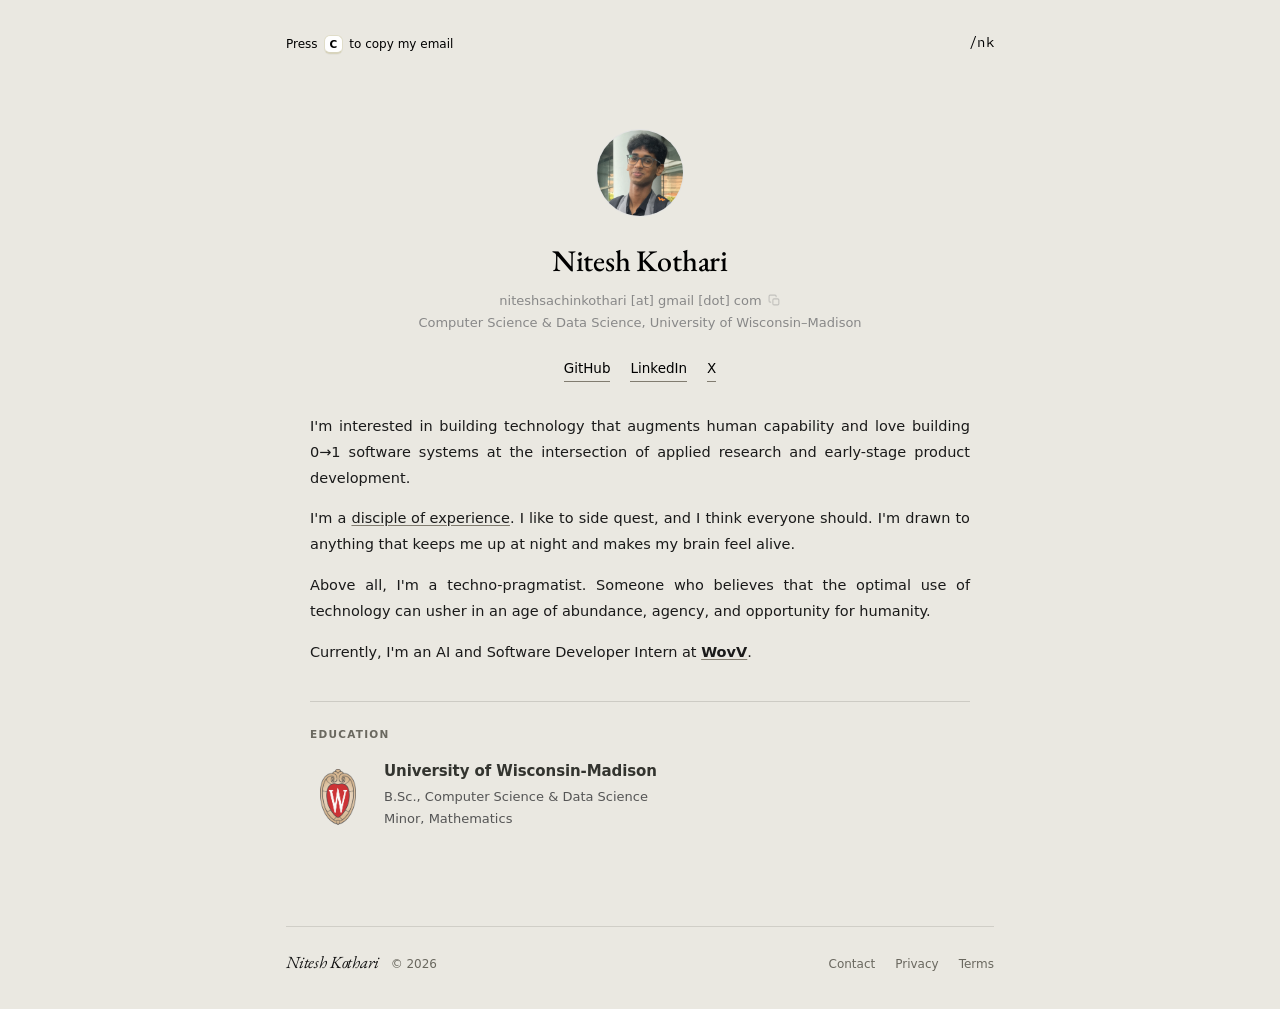
<file: about.html>
<!DOCTYPE html>
<html lang="en">
<head>
<meta charset="UTF-8">
<meta name="viewport" content="width=device-width, initial-scale=1.0">
<meta name="description" content="Nitesh Kothari: Computer Science at UW–Madison, AI and software developer intern at WovV, and a disciple of experience.">
<meta property="og:type" content="website">
<meta property="og:url" content="https://niteshkothari.com/about.html">
<meta property="og:title" content="Profile — Nitesh Kothari">
<meta property="og:description" content="Nitesh Kothari: Computer Science at UW–Madison, AI and software developer intern at WovV, and a disciple of experience.">
<meta property="og:image" content="https://niteshkothari.com/assets/og-image.jpg">
<meta property="og:image:width" content="1200">
<meta property="og:image:height" content="630">
<meta property="og:image:alt" content="Nitesh Kothari at sunset on the water">
<meta property="og:site_name" content="Nitesh Kothari">
<meta property="og:locale" content="en_US">
<meta name="twitter:card" content="summary_large_image">
<meta name="twitter:site" content="@nitkots">
<meta name="twitter:creator" content="@nitkots">
<title>Profile — Nitesh Kothari</title>
<link rel="canonical" href="https://niteshkothari.com/about.html">
<meta name="author" content="Nitesh Kothari">
<meta name="robots" content="index, follow, max-image-preview:large">
<meta name="theme-color" content="#eae8e1">
<link rel="icon" type="image/png" sizes="48x48" href="assets/favicon-48.png">
<link rel="apple-touch-icon" href="assets/apple-touch-icon.png">
<script type="application/ld+json">{"@context": "https://schema.org", "@graph": [{"@type": "Person", "@id": "https://niteshkothari.com/#person", "name": "Nitesh Kothari", "url": "https://niteshkothari.com/", "image": "https://niteshkothari.com/assets/portrait.jpg", "email": "mailto:niteshsachinkothari@gmail.com", "jobTitle": "AI & Software Developer Intern", "worksFor": {"@type": "Organization", "name": "WovV Technologies", "url": "https://www.wovvtech.com/"}, "alumniOf": {"@type": "CollegeOrUniversity", "name": "University of Wisconsin–Madison", "url": "https://www.wisc.edu/"}, "knowsAbout": ["Machine learning", "Computer vision", "Software engineering", "Data science"], "sameAs": ["https://github.com/nitkots", "https://www.linkedin.com/in/nitesh-kothari-205504299/", "https://x.com/nitkots"]}, {"@type": "ProfilePage", "url": "https://niteshkothari.com/about.html", "name": "Profile — Nitesh Kothari", "mainEntity": {"@id": "https://niteshkothari.com/#person"}, "isPartOf": {"@id": "https://niteshkothari.com/#website"}}]}</script>
<link rel="icon" type="image/jpeg" href="assets/favicon.jpg">
<link rel="stylesheet" href="assets/social-preview.css">
<script src="assets/social-preview.js" defer></script>
<link rel="preconnect" href="https://fonts.googleapis.com">
<link href="https://fonts.googleapis.com/css2?family=EB+Garamond:ital,wght@0,400;0,500;0,600;1,400&family=IBM+Plex+Mono:wght@300;400&display=swap" rel="stylesheet">
<link rel="stylesheet" href="assets/transition.css">
<link rel="stylesheet" href="assets/footer.css">
<script>try{if(sessionStorage.getItem('pt-label')!==null){var r=document.documentElement;r.classList.add('pt-entering');requestAnimationFrame(function(){requestAnimationFrame(function(){r.classList.add('pt-go')})})}}catch(e){}</script>
<script src="assets/transition.js" defer></script>
<style>
* { margin: 0; padding: 0; box-sizing: border-box; }

:root {
  --bg: #eae8e1;
  --serif: 'EB Garamond', Georgia, serif;
  --sans:  'SF Pro Display', -apple-system, BlinkMacSystemFont, system-ui, sans-serif;
}

body {
  font-family: var(--sans);
  background: var(--bg);
  color: #000;
  font-size: 15px;
  line-height: 1.6;
  -webkit-font-smoothing: antialiased;
}

.container {
  max-width: 780px;
  margin: 0 auto;
  padding: 0 36px 100px;
}

html { scroll-behavior: smooth; }
#about, #education { scroll-margin-top: 32px; }
@media (prefers-reduced-motion: reduce) { html { scroll-behavior: auto; } }

/* ── NAV ── */
nav {
  padding: 32px 0 0;
  display: flex;
  align-items: center;
  gap: 24px;
}
.nav-links { display: flex; gap: 24px; margin-left: auto; }
nav a {
  text-decoration: none;
  color: #000;
  font-size: 13.5px;
  font-weight: 400;
  font-family: var(--sans);
  padding-bottom: 2px;
  border-bottom: 1.5px solid transparent;
  transition: border-color 0.15s;
}
nav a.active { font-weight: 500; border-bottom-color: #000; }
nav a:hover  { border-bottom-color: #000; }
nav a.nk-home { font-family: 'IBM Plex Mono', ui-monospace, 'SF Mono', Menlo, monospace; letter-spacing: .02em; }
.nav-soon {
  color: #bbb;
  font-size: 13.5px;
  font-weight: 400;
  font-family: var(--sans);
  padding-bottom: 2px;
  border-bottom: 1.5px solid transparent;
  cursor: default;
  user-select: none;
}

/* NAV COPY EMAIL (press C) */
.copy-email {
  position: relative;
  display: inline-flex;
  align-items: center;
  gap: 6px;
  font-family: var(--sans);
  font-size: 12px;
  font-weight: 400;
  color: #000;
  cursor: pointer;
  user-select: none;
  background: none;
  border: none;
  padding: 0;
  -webkit-tap-highlight-color: transparent;
}
.copy-email:focus-visible { outline: 2px solid #cfcfae; outline-offset: 4px; border-radius: 4px; }
.copy-email .key {
  display: inline-flex;
  align-items: center;
  justify-content: center;
  min-width: 19px;
  height: 19px;
  padding: 0 5px;
  font-family: var(--sans);
  font-size: 10.5px;
  font-weight: 600;
  color: #000;
  background: #fff;
  border: 1px solid #e0ddc9;
  border-bottom: 2px solid #d8d4bd;
  border-radius: 6px;
  box-shadow: 0 1px 0 rgba(0,0,0,0.03);
  transition: transform 0.15s ease, background 0.25s ease, border-color 0.25s ease, color 0.25s ease;
}
.copy-email:hover .key { border-color: #c9c5ac; }
.copy-email.pressed .key { transform: scale(0.88) translateY(1px); }
.copy-email.copied .key {
  background: #eafcef;
  border-color: #a8e6bb;
  color: #1f9d4c;
}
.copy-email .key svg { width: 11px; height: 11px; display: none; }
.copy-email.copied .key svg { display: block; }
.copy-email.copied .key .key-letter { display: none; }
.copy-email .ce-short { display: none; }
@media (max-width: 640px) {
  .copy-email .ce-full { display: none; }
  .copy-email .ce-short { display: inline; }
}

/* ── ABOVE FOLD ── */
.above-fold {
  padding-top: clamp(48px, 8vh, 88px);
  display: flex;
  flex-direction: column;
  justify-content: flex-start;
  align-items: center;
  text-align: center;
}

.avatar {
  width: 88px;
  height: 88px;
  border-radius: 50%;
  overflow: hidden;
  flex-shrink: 0;
  border: 1.5px solid #e4e4e4;
  margin-bottom: 20px;
}
.avatar img { width: 100%; height: 100%; object-fit: cover; object-position: center top; display: block; }

h1 {
  font-family: var(--serif);
  font-size: 30px;
  font-weight: 500;
  letter-spacing: -0.2px;
  margin-bottom: 6px;
}

.meta {
  font-family: var(--sans);
  font-size: 13px;
  color: #888;
  margin-bottom: 3px;
}

/* ── EMAIL COPY (inline, next to the email itself) ── */
.email-copy {
  position: relative;
  display: inline-flex;
  align-items: center;
  gap: 6px;
  font-family: var(--sans);
  font-size: 13px;
  color: #888;
  background: none;
  border: none;
  cursor: pointer;
  padding: 2px 6px;
  margin-bottom: 3px;
  border-radius: 5px;
  -webkit-tap-highlight-color: transparent;
  transition: color 0.15s ease, background 0.15s ease, transform 0.12s ease;
}
.email-copy:hover, .email-copy:focus-visible { color: #333; background: rgba(0,0,0,0.04); }
.email-copy:focus-visible { outline: 2px solid #cfcfae; outline-offset: 2px; }
.email-copy.pressed { transform: scale(0.96); }
.email-copy.copied { color: #1f9d4c; }

.email-icon {
  position: relative;
  width: 13px;
  height: 13px;
  flex-shrink: 0;
  opacity: 0.4;
  transition: opacity 0.15s ease;
}
.email-copy:hover .email-icon, .email-copy:focus-visible .email-icon { opacity: 0.9; }
.email-copy.copied .email-icon { opacity: 1; }
.email-icon svg {
  position: absolute;
  top: 0;
  left: 0;
  width: 13px;
  height: 13px;
  transition: opacity 0.2s ease, transform 0.2s ease;
}
.email-icon .icon-copy { opacity: 1; transform: scale(1); }
.email-icon .icon-check { opacity: 0; transform: scale(0.5); }
.email-copy.copied .icon-copy { opacity: 0; transform: scale(0.5); }
.email-copy.copied .icon-check { opacity: 1; transform: scale(1); }

.email-tip {
  position: absolute;
  bottom: calc(100% + 6px);
  left: 50%;
  transform: translateX(-50%) translateY(4px);
  background: #1a1a1a;
  color: #fff;
  font-size: 11px;
  font-weight: 500;
  padding: 4px 9px;
  border-radius: 5px;
  white-space: nowrap;
  opacity: 0;
  pointer-events: none;
  transition: opacity 0.18s ease, transform 0.18s ease;
}
.email-tip::after {
  content: '';
  position: absolute;
  top: 100%;
  left: 50%;
  transform: translateX(-50%);
  border: 4px solid transparent;
  border-top-color: #1a1a1a;
}
.email-copy.copied .email-tip {
  opacity: 1;
  transform: translateX(-50%) translateY(0);
}

/* ── TOP LINKS ── */
.links {
  display: flex;
  gap: 20px;
  margin: 20px 0 32px;
  flex-wrap: wrap;
  justify-content: center;
  align-items: center;
}
.link-item {
  position: relative;
  display: inline-block;
}
.link-item a {
  text-decoration: none;
  color: #000;
  font-family: var(--sans);
  font-size: 13.5px;
  font-weight: 400;
  border-bottom: 1px solid #817c70;
  padding-bottom: 1px;
  display: inline-block;
  transition: border-color 0.18s, transform 0.18s ease;
  transform-origin: center bottom;
}
.link-item a:hover {
  border-color: #000;
  transform: scale(1.09);
}

/* ── BROWSER-CHROME PREVIEW CARD ── */
/* Only shown on hover of .link-item */
.preview-card {
  display: none;
  position: absolute;
  bottom: calc(100% + 8px);
  left: 50%;
  transform: translateX(-50%);
  width: 300px;
  background: #fff;
  border: 1px solid #e2e2e2;
  border-radius: 10px;
  overflow: hidden;
  box-shadow: 0 8px 30px rgba(0,0,0,0.12);
  z-index: 100;
  pointer-events: none;
  text-align: left;
}
.link-item:hover .preview-card { display: block; }

/* Chrome bar */
.b-chrome {
  background: #f2f2f2;
  border-bottom: 1px solid #e0e0e0;
  padding: 7px 10px;
  display: flex;
  align-items: center;
  gap: 8px;
}
.b-dots {
  display: flex;
  gap: 4px;
  flex-shrink: 0;
}
.b-dots span {
  width: 9px;
  height: 9px;
  border-radius: 50%;
}
.b-url {
  flex: 1;
  background: #fff;
  border: 1px solid #ddd;
  border-radius: 4px;
  padding: 2px 7px;
  font-size: 9px;
  color: #666;
  font-family: var(--sans);
  white-space: nowrap;
  overflow: hidden;
  text-overflow: ellipsis;
  letter-spacing: 0.01em;
}

/* Browser body */
.b-body {
  height: 140px;
  display: flex;
  align-items: center;
  justify-content: center;
  gap: 10px;
  padding: 16px 18px;
  position: relative;
  overflow: hidden;
}

/* GitHub body */
.b-gh {
  background: #0d1117;
  flex-direction: column;
  align-items: flex-start;
  gap: 8px;
}
.b-gh-row {
  display: flex;
  align-items: center;
  gap: 8px;
}
.b-gh-avatar {
  width: 28px;
  height: 28px;
  border-radius: 50%;
  background: #30363d;
  flex-shrink: 0;
  display: flex;
  align-items: center;
  justify-content: center;
}
.b-gh-avatar svg { width: 17px; height: 17px; fill: #8b949e; }
.b-gh-username {
  font-size: 12px;
  font-weight: 600;
  color: #e6edf3;
  font-family: var(--sans);
}
.b-gh-repos {
  display: flex;
  flex-direction: column;
  gap: 6px;
  padding-left: 2px;
}
.b-gh-repo {
  font-size: 10.5px;
  color: #58a6ff;
  font-family: var(--sans);
  white-space: nowrap;
}
.b-gh-repo::before { content: '⬡ '; color: #30363d; font-size: 9px; }

/* LinkedIn body */
.b-li {
  background: #fff;
  flex-direction: column;
  align-items: flex-start;
  gap: 6px;
  border-top: 3px solid #0a66c2;
}
.b-li-row {
  display: flex;
  align-items: center;
  gap: 10px;
}
.b-li-photo {
  width: 42px;
  height: 42px;
  border-radius: 50%;
  background: #dde8f5;
  flex-shrink: 0;
}
.b-li-name {
  font-size: 13px;
  font-weight: 600;
  color: #000;
  font-family: var(--sans);
}
.b-li-sub {
  font-size: 10.5px;
  color: #666;
  font-family: var(--sans);
  margin-top: 2px;
  line-height: 1.4;
}
.b-li-badge {
  display: inline-block;
  background: #0a66c2;
  color: #fff;
  font-size: 10px;
  font-weight: 600;
  padding: 3px 10px;
  border-radius: 12px;
  font-family: var(--sans);
  margin-top: 6px;
}

/* X body */
.b-x {
  background: #fff;
  flex-direction: column;
  align-items: flex-start;
  gap: 10px;
  border-top: 3px solid #000;
}
.b-x-row {
  display: flex;
  align-items: center;
  gap: 10px;
}
.b-x-avatar {
  width: 42px;
  height: 42px;
  border-radius: 50%;
  background: #000;
  flex-shrink: 0;
  display: flex;
  align-items: center;
  justify-content: center;
}
.b-x-avatar svg { width: 19px; height: 19px; }
.b-x-name {
  font-size: 13px;
  font-weight: 600;
  color: #000;
  font-family: var(--sans);
}
.b-x-handle {
  font-size: 10.5px;
  color: #666;
  font-family: var(--sans);
  margin-top: 2px;
}
.b-x-badge {
  display: inline-block;
  background: #000;
  color: #fff;
  font-size: 10px;
  font-weight: 600;
  padding: 3px 10px;
  border-radius: 12px;
  font-family: var(--sans);
}

/* WovV body */
.b-wovv {
  background: #fff;
  flex-direction: column;
  align-items: flex-start;
  gap: 6px;
  border-top: 3px solid #f6a72b;
}
.b-wovv-mark {
  width: 34px;
  height: 34px;
  border-radius: 8px;
  background: #fff6e6;
  display: flex;
  align-items: center;
  justify-content: center;
  flex-shrink: 0;
}
.b-wovv-mark img { width: 20px; height: 20px; display: block; }
.b-wovv-name {
  font-size: 13px;
  font-weight: 600;
  color: #000;
  font-family: var(--sans);
  margin-top: 2px;
}
.b-wovv-role {
  font-size: 10.5px;
  color: #666;
  font-family: var(--sans);
}
.b-wovv-badge {
  display: inline-block;
  background: #f6a72b;
  color: #fff;
  font-size: 10px;
  font-weight: 600;
  padding: 3px 10px;
  border-radius: 12px;
  font-family: var(--sans);
  margin-top: 2px;
}

/* ── BIO ── */
.bio {
  text-align: left;
  max-width: 660px;
  width: 100%;
}
.bio p {
  font-family: var(--sans);
  color: #1a1a1a;
  font-size: 14.5px;
  line-height: 1.78;
  margin-bottom: 15px;
  text-align: justify;
  text-align-last: left;
  hyphens: auto;
  -webkit-hyphens: auto;
}
.bio p:last-child { margin-bottom: 0; }
.bio a {
  color: inherit;
  text-decoration: underline;
  text-decoration-color: #817c70;
  text-underline-offset: 2px;
  display: inline-block;
  transition: text-decoration-color 0.15s, transform 0.18s ease;
  transform-origin: center bottom;
}
.bio a:hover { text-decoration-color: #000; transform: scale(1.08); }
.bio a.no-zoom:hover { transform: none; }

/* Bio link with a hover preview card (same pattern as the top links) */
.bio-link-item { position: relative; display: inline-block; }
.bio-link-item:hover .preview-card,
.bio-link-item:focus-within .preview-card { display: block; }

.b-img { padding: 0; height: 160px; }
.b-img img { width: 100%; height: 100%; object-fit: cover; object-position: center 40%; display: block; }
.b-img-caption {
  position: absolute;
  left: 0; right: 0; bottom: 0;
  background: linear-gradient(transparent, rgba(0,0,0,0.75));
  color: #fff;
  font-family: var(--sans);
  font-size: 10.5px;
  line-height: 1.35;
  padding: 20px 10px 8px;
}

/* ── SECTIONS ── */
.below-fold { max-width: 660px; margin: 36px auto 0; }
.education { padding-top: 24px; border-top: 1px solid rgba(51, 52, 47, 0.16); }
.section-label {
  font-family: var(--sans);
  font-size: 10.5px;
  font-weight: 600;
  letter-spacing: 0.12em;
  text-transform: uppercase;
  color: #6a685f;
  margin-bottom: 18px;
}

/* ── EDUCATION ── */
.edu-row {
  display: flex;
  align-items: center;
  gap: 18px;
  padding: 0;
}
.edu-mark {
  width: 56px;
  height: 56px;
  flex-shrink: 0;
  display: flex;
  align-items: flex-start;
  justify-content: center;
  padding-top: 2px;
}
.edu-mark img {
  max-width: 56px;
  max-height: 56px;
  width: auto;
  height: auto;
  object-fit: contain;
  display: block;
  opacity: 0.8;
}
.edu-body { flex: 1; min-width: 0; }
.edu-school {
  font-family: var(--sans);
  font-size: 15px;
  font-weight: 600;
  line-height: 1.4;
  color: #33342f;
  letter-spacing: -0.1px;
  margin-bottom: 5px;
}
.edu-degree {
  font-size: 13px;
  color: #555;
  line-height: 1.6;
  font-family: var(--sans);
}
.edu-degree + .edu-degree { margin-top: 1px; }

/* ── RESPONSIVE ── */
@media (max-width: 640px) {
  .container { padding: 0 20px 80px; }
  nav { padding: 24px 0 0; gap: 16px; }
  .nav-links { gap: 16px; }
  nav a { font-size: 13px; }
  .above-fold { padding-top: 40px; }
  h1 { font-size: 26px; }
  .bio { max-width: 100%; }
  .edu-mark { width: 44px; height: 44px; }
  .edu-mark img { max-width: 44px; max-height: 44px; }
}
</style>
</head>
<body>

<div class="container">

  <!-- NAV -->
  <nav>
    <button type="button" class="copy-email js-copy-email" id="copy-email-nav" aria-label="Press C to copy email niteshsachinkothari@gmail.com">
      <span class="ce-full">Press</span>
      <span class="key">
        <span class="key-letter">C</span>
        <svg viewBox="0 0 24 24" fill="none" stroke="currentColor" stroke-width="2.4" stroke-linecap="round" stroke-linejoin="round"><rect x="8" y="2" width="8" height="4" rx="1"></rect><path d="M16 4h2a2 2 0 0 1 2 2v14a2 2 0 0 1-2 2H6a2 2 0 0 1-2-2V6a2 2 0 0 1 2-2h2"></path><path d="m9 14 2 2 4-4"></path></svg>
      </span>
      <span class="ce-full">to copy my email</span>
      <span class="ce-short">Copy email</span>
    </button>
    <div class="nav-links">
      <a href="index.html" class="nk-home" aria-label="Home" data-pt-label="nk">/nk</a>
    </div>
  </nav>

  <!-- ABOVE FOLD -->
  <div class="above-fold">

    <div class="avatar">
      <img src="assets/avatar.png" alt="Nitesh Kothari">
    </div>

    <h1>Nitesh Kothari</h1>
    <button type="button" class="email-copy js-copy-email" id="copy-email" aria-label="Copy email niteshsachinkothari@gmail.com (or press C)">
      <span class="email-text">niteshsachinkothari [at] gmail [dot] com</span>
      <span class="email-icon">
        <svg class="icon-copy" viewBox="0 0 24 24" fill="none" stroke="currentColor" stroke-width="2" stroke-linecap="round" stroke-linejoin="round"><rect x="9" y="9" width="11" height="11" rx="2"></rect><path d="M5 15H4a2 2 0 0 1-2-2V4a2 2 0 0 1 2-2h9a2 2 0 0 1 2 2v1"></path></svg>
        <svg class="icon-check" viewBox="0 0 24 24" fill="none" stroke="currentColor" stroke-width="2.4" stroke-linecap="round" stroke-linejoin="round"><path d="M20 6 9 17l-5-5"></path></svg>
      </span>
      <span class="email-tip">Copied!</span>
    </button>
    <div class="meta">Computer Science &amp; Data Science, University of Wisconsin–Madison</div>

    <!-- TOP LINKS — zoom on hover, browser-chrome preview card -->
    <div class="links">

      <div class="link-item">
        <a href="https://github.com/nitkots" target="_blank" rel="noopener">GitHub</a>
        <div class="preview-card github-profile">
          <div class="github-profile-body">
            <img class="github-profile-avatar" src="assets/social-avatar.png" alt="" width="40" height="40">
            <div class="github-profile-identity"><div class="github-profile-name">Nitesh Kothari</div><div class="github-profile-handle">@nitkots</div></div>
            <svg class="github-profile-logo" viewBox="0 0 16 16" role="img" aria-label="GitHub"><path fill="currentColor" d="M8 0C3.58 0 0 3.58 0 8c0 3.54 2.29 6.53 5.47 7.59.4.07.55-.17.55-.38 0-.19-.01-.82-.01-1.49-2.01.37-2.53-.49-2.69-.94-.09-.23-.48-.94-.82-1.13-.28-.15-.68-.52-.01-.53.63-.01 1.08.58 1.23.82.72 1.21 1.87.87 2.33.66.07-.52.28-.87.51-1.07-1.78-.2-3.64-.89-3.64-3.95 0-.87.31-1.59.82-2.15-.08-.2-.36-1.02.08-2.12 0 0 .67-.21 2.2.82.64-.18 1.32-.27 2-.27.68 0 1.36.09 2 .27 1.53-1.04 2.2-.82 2.2-.82.44 1.1.16 1.92.08 2.12.51.56.82 1.27.82 2.15 0 3.07-1.87 3.75-3.65 3.95.29.25.54.73.54 1.48 0 1.07-.01 1.93-.01 2.2 0 .21.15.46.55.38A8.013 8.013 0 0016 8c0-4.42-3.58-8-8-8z"/></svg>
          </div>
          <ul class="github-projects" aria-label="Projects">
            <li><span class="github-project-name">DESK</span><span class="github-project-description">Desk objects as controllers</span></li>
            <li><span class="github-project-name">SleepSafe</span><span class="github-project-description">At-home sleep listening</span></li>
            <li><span class="github-project-name">Axiom</span><span class="github-project-description">Local-first data protection</span></li>
            <li><span class="github-project-name">Flickr</span><span class="github-project-description">Video photosensitivity detection</span></li>
          </ul>
        </div>
      </div>

      <div class="link-item">
        <a href="https://www.linkedin.com/in/nitesh-kothari-205504299/" target="_blank" rel="noopener">LinkedIn</a>
        <div class="preview-card profile-preview linkedin-profile">
          <img class="profile-banner" src="assets/linkedin-banner.jpeg" alt="" width="1400" height="350">
          <div class="profile-details">
            <img class="profile-avatar" src="assets/linkedin-avatar.png" alt="" width="64" height="64">
            <span class="profile-cta">Connect</span>
            <div class="profile-name">Nitesh Kothari</div>
            <div class="profile-subtitle">AI &amp; Software Developer Intern at WovV Technologies</div>
          </div>
        </div>
      </div>

      <div class="link-item">
        <a href="https://x.com/nitkots" target="_blank" rel="noopener">X</a>
        <div class="preview-card profile-preview x-profile">
          <img class="profile-banner" src="assets/x-banner.jpeg" alt="" width="1500" height="500">
          <div class="profile-details">
            <img class="profile-avatar" src="assets/social-avatar.png" alt="" width="64" height="64">
            <span class="profile-cta">Follow</span>
            <div class="profile-name">Nitesh Kothari</div>
            <div class="profile-subtitle">@nitkots</div>
          </div>
        </div>
      </div>

    </div>

    <!-- BIO -->
    <div class="bio" id="about">
      <p>I'm interested in building technology that augments human capability and love building 0→1 software systems at the intersection of applied research and early-stage product development.</p>
      <p>I'm a <span class="bio-link-item"><a href="https://www.goodexperience.com/columns/03/0418.davinci.html" target="_blank" rel="noopener" class="no-zoom">disciple of experience</a><span class="preview-card">
          <span class="b-chrome">
            <span class="b-dots">
              <span style="background:#ff5f57;"></span>
              <span style="background:#febc2e;"></span>
              <span style="background:#28c840;"></span>
            </span>
            <span class="b-url">goodexperience.com/&hellip;/davinci.html</span>
          </span>
          <span class="b-body b-img">
            <img src="assets/disciple-of-experience.jpg" alt="Wanderer above the Sea of Fog, Caspar David Friedrich">
            <span class="b-img-caption">Wanderer above the Sea of Fog &mdash; Caspar David Friedrich</span>
          </span>
        </span></span>. I like to side quest, and I think everyone should. I'm drawn to anything that keeps me up at night and makes my brain feel alive.</p>
      <p>Above all, I'm a techno-pragmatist. Someone who believes that the optimal use of technology can usher in an age of abundance, agency, and opportunity for humanity.</p>
      <p>Currently, I'm an AI and Software Developer Intern at <span class="bio-link-item"><a href="https://www.wovvtech.com/" target="_blank" rel="noopener"><strong>WovV</strong></a><span class="preview-card">
          <span class="b-chrome">
            <span class="b-dots">
              <span style="background:#ff5f57;"></span>
              <span style="background:#febc2e;"></span>
              <span style="background:#28c840;"></span>
            </span>
            <span class="b-url">wovvtech.com</span>
          </span>
          <span class="b-body b-wovv">
            <span class="b-wovv-mark"><img src="assets/wovv-icon.svg" alt=""></span>
            <span class="b-wovv-name">WovV Technologies</span>
            <span class="b-wovv-role">AI &amp; Software Developer Intern</span>
            <span class="b-wovv-badge">Visit</span>
          </span>
        </span></span>.</p>
    </div>

  </div>


  <!-- BELOW FOLD -->
  <div class="below-fold">

    <!-- EDUCATION -->
    <section class="education" id="education" aria-labelledby="education-heading">
      <h2 class="section-label" id="education-heading">Education</h2>
      <div class="edu-row">
        <div class="edu-mark">
          <img src="assets/uw-crest-color-web-digital.png" alt="University of Wisconsin-Madison">
        </div>
        <div class="edu-body">
          <div class="edu-school">University of Wisconsin-Madison</div>
          <div class="edu-degree">B.Sc., Computer Science &amp; Data Science</div>
          <div class="edu-degree">Minor, Mathematics</div>
        </div>
      </div>
    </section>

  </div>
  <footer class="site-footer">
    <div class="sf-id">
      <a class="sf-brand" href="index.html" data-pt-label="nk">Nitesh Kothari</a>
      <span>&copy; <span class="sf-year">2026</span></span>
    </div>
    <div class="sf-links">
      <a href="mailto:niteshsachinkothari@gmail.com">Contact</a>
      <a href="privacy.html">Privacy</a>
      <a href="terms.html">Terms</a>
    </div>
    <script>document.querySelectorAll('.sf-year').forEach(function(e){e.textContent=new Date().getFullYear()})</script>
  </footer>

</div>

<script>

(function(){
  var EMAIL = 'niteshsachinkothari@gmail.com';
  var btns = document.querySelectorAll('.js-copy-email');
  if (!btns.length) return;
  var resetTimer;
  function triggerCopy(){
    navigator.clipboard.writeText(EMAIL).then(function(){
      btns.forEach(function(btn){
        btn.classList.add('pressed');
        setTimeout(function(){ btn.classList.remove('pressed'); }, 150);
        btn.classList.add('copied');
      });
      clearTimeout(resetTimer);
      resetTimer = setTimeout(function(){
        btns.forEach(function(btn){ btn.classList.remove('copied'); });
      }, 1600);
    });
  }
  btns.forEach(function(btn){ btn.addEventListener('click', triggerCopy); });
  document.addEventListener('keydown', function(e){
    var tag = (e.target && e.target.tagName || '').toLowerCase();
    if (tag === 'input' || tag === 'textarea' || (e.target && e.target.isContentEditable)) return;
    if (e.metaKey || e.ctrlKey || e.altKey) return;
    if (e.key.toLowerCase() !== 'c') return;
    triggerCopy();
  });
})();
</script>
</body>
</html>
</file>
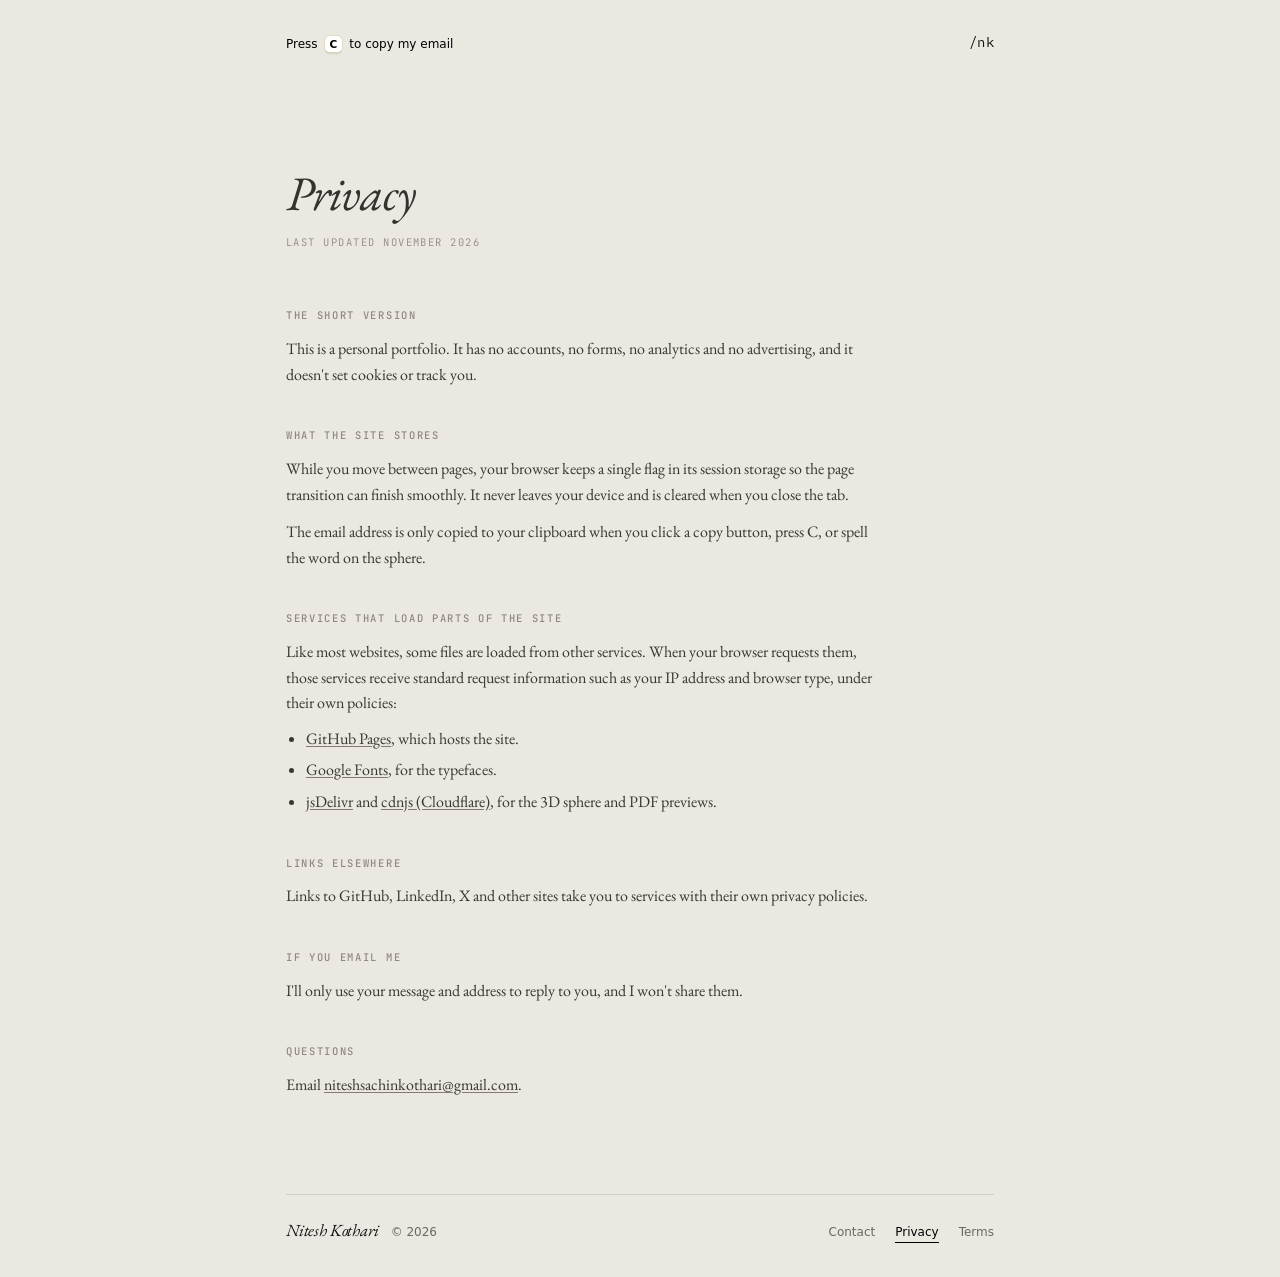
<file: privacy.html>
<!DOCTYPE html>
<html lang="en">
<head>
<meta charset="UTF-8">
<meta name="viewport" content="width=device-width, initial-scale=1.0">
<meta name="description" content="How niteshkothari.com handles your data: no cookies, no analytics, no tracking.">
<meta property="og:type" content="website">
<meta property="og:url" content="https://niteshkothari.com/privacy.html">
<meta property="og:title" content="Privacy — Nitesh Kothari">
<meta property="og:description" content="How niteshkothari.com handles your data: no cookies, no analytics, no tracking.">
<meta property="og:image" content="https://niteshkothari.com/assets/og-image.jpg">
<meta property="og:image:width" content="1200">
<meta property="og:image:height" content="630">
<meta property="og:image:alt" content="Nitesh Kothari at sunset on the water">
<meta property="og:site_name" content="Nitesh Kothari">
<meta property="og:locale" content="en_US">
<meta name="twitter:card" content="summary_large_image">
<meta name="twitter:site" content="@nitkots">
<meta name="twitter:creator" content="@nitkots">
<title>Privacy — Nitesh Kothari</title>
<link rel="canonical" href="https://niteshkothari.com/privacy.html">
<meta name="author" content="Nitesh Kothari">
<meta name="robots" content="index, follow, max-image-preview:large">
<meta name="theme-color" content="#eae8e1">
<link rel="icon" type="image/png" sizes="48x48" href="assets/favicon-48.png">
<link rel="apple-touch-icon" href="assets/apple-touch-icon.png">
<link rel="icon" type="image/jpeg" href="assets/favicon.jpg">
<link rel="preconnect" href="https://fonts.googleapis.com">
<link href="https://fonts.googleapis.com/css2?family=EB+Garamond:ital,wght@0,400;0,500;0,600;1,400;1,500;1,600&family=JetBrains+Mono:wght@400;500&family=IBM+Plex+Mono:wght@300;400&display=swap" rel="stylesheet">
<link rel="stylesheet" href="assets/transition.css">
<link rel="stylesheet" href="assets/footer.css">
<script>try{if(sessionStorage.getItem('pt-label')!==null){var r=document.documentElement;r.classList.add('pt-entering');requestAnimationFrame(function(){requestAnimationFrame(function(){r.classList.add('pt-go')})})}}catch(e){}</script>
<script src="assets/transition.js" defer></script>
<style>
* { margin: 0; padding: 0; box-sizing: border-box; }
:root {
  --bg: #eae8e1;
  --ink: #15130d;
  --ink-soft: #6a6459;
  --ink-faint: #b6b1a4;
  --hairline: #ece8de;
  --card: #fbf9f3;
  --accent: #a8502c;
  --serif: 'EB Garamond', Georgia, serif;
  --mono: 'JetBrains Mono', ui-monospace, monospace;
  --sans: -apple-system, BlinkMacSystemFont, system-ui, sans-serif;
}
html, body { background: var(--bg); color: var(--ink); }
body { font-family: var(--sans); font-size: 14.5px; line-height: 1.6; -webkit-font-smoothing: antialiased; }
.container { max-width: 780px; margin: 0 auto; padding: 0 36px 140px; }

/* NAV */
nav { padding: 32px 0 0; display: flex; align-items: center; gap: 24px; }
.nav-links { display: flex; gap: 24px; margin-left: auto; }
nav a { text-decoration: none; color: var(--ink); font-size: 13.5px; font-family: var(--sans); padding-bottom: 2px; border-bottom: 1.5px solid transparent; transition: border-color .15s; }
nav a.active { font-weight: 500; border-bottom-color: var(--ink); }
nav a:hover { border-bottom-color: var(--ink); }
nav a.nk-home { font-family: 'IBM Plex Mono', ui-monospace, 'SF Mono', Menlo, monospace; letter-spacing: .02em; }

/* COPY EMAIL (press C) */
.copy-email {
  position: relative;
  display: inline-flex;
  align-items: center;
  gap: 6px;
  font-family: var(--sans);
  font-size: 12px;
  font-weight: 400;
  color: #000;
  cursor: pointer;
  user-select: none;
  background: none;
  border: none;
  padding: 0;
  -webkit-tap-highlight-color: transparent;
}
.copy-email:focus-visible { outline: 2px solid #cfcfae; outline-offset: 4px; border-radius: 4px; }
.copy-email .key {
  display: inline-flex;
  align-items: center;
  justify-content: center;
  min-width: 19px;
  height: 19px;
  padding: 0 5px;
  font-family: var(--sans);
  font-size: 10.5px;
  font-weight: 600;
  color: #000;
  background: #fff;
  border: 1px solid #e0ddc9;
  border-bottom: 2px solid #d8d4bd;
  border-radius: 6px;
  box-shadow: 0 1px 0 rgba(0,0,0,0.03);
  transition: transform 0.15s ease, background 0.25s ease, border-color 0.25s ease, color 0.25s ease;
}
.copy-email:hover .key { border-color: #c9c5ac; }
.copy-email.pressed .key { transform: scale(0.88) translateY(1px); }
.copy-email.copied .key {
  background: #eafcef;
  border-color: #a8e6bb;
  color: #1f9d4c;
}
.copy-email .key svg { width: 11px; height: 11px; display: none; }
.copy-email.copied .key svg { display: block; }
.copy-email.copied .key .key-letter { display: none; }
.copy-email .ce-short { display: none; }

/* INTRO */
.intro { text-align: left; margin: 110px 0 0; max-width: 620px; }
.intro-heading { font-family: var(--serif); font-style: italic; font-weight: 400; font-size: 48px; line-height: 1.12; letter-spacing: -0.025em; color: #33342f; }
.intro-sub { margin-top: 14px; font-family: var(--mono); font-size: 10.5px; letter-spacing: .14em; text-transform: uppercase; color: #9a9489; }

/* LEGAL TEXT */
.legal { margin-top: 56px; max-width: 600px; }
.legal h2 { font-family: var(--mono); font-size: 10.5px; font-weight: 500; letter-spacing: .16em; text-transform: uppercase; color: #8f8a7f; margin: 40px 0 12px; }
.legal h2:first-child { margin-top: 0; }
.legal p, .legal li { font-family: var(--serif); font-size: 16px; line-height: 1.6; color: #3a3631; }
.legal p + p { margin-top: 12px; }
.legal ul { margin: 10px 0 0 20px; }
.legal li + li { margin-top: 6px; }
.legal a { color: inherit; text-decoration: underline; text-decoration-color: #817c70; text-underline-offset: 2px; }
.legal a:hover { text-decoration-color: #000; }

@media (max-width: 640px) {
  .container { padding: 0 22px 60px; }
  .intro { margin-top: 72px; }
  .intro-heading { font-size: clamp(34px, 9vw, 42px); }
  .copy-email .ce-full { display: none; }
  .copy-email .ce-short { display: inline; }
}
</style>
</head>
<body>
<div class="container">

  <nav>
    <button type="button" class="copy-email" id="copy-email" aria-label="Press C to copy email niteshsachinkothari@gmail.com">
      <span class="ce-full">Press</span>
      <span class="key">
        <span class="key-letter">C</span>
        <svg viewBox="0 0 24 24" fill="none" stroke="currentColor" stroke-width="2.4" stroke-linecap="round" stroke-linejoin="round"><rect x="8" y="2" width="8" height="4" rx="1"></rect><path d="M16 4h2a2 2 0 0 1 2 2v14a2 2 0 0 1-2 2H6a2 2 0 0 1-2-2V6a2 2 0 0 1 2-2h2"></path><path d="m9 14 2 2 4-4"></path></svg>
      </span>
      <span class="ce-full">to copy my email</span>
      <span class="ce-short">Copy email</span>
    </button>
    <div class="nav-links">
      <a href="index.html" class="nk-home" aria-label="Home" data-pt-label="nk">/nk</a>
    </div>
  </nav>

  <section class="intro">
    <h1 class="intro-heading">Privacy</h1>
    <p class="intro-sub">Last updated November 2026</p>
  </section>

  <section class="legal">
    <h2>The short version</h2>
    <p>This is a personal portfolio. It has no accounts, no forms, no analytics and no advertising, and it doesn't set cookies or track you.</p>

    <h2>What the site stores</h2>
    <p>While you move between pages, your browser keeps a single flag in its session storage so the page transition can finish smoothly. It never leaves your device and is cleared when you close the tab.</p>
    <p>The email address is only copied to your clipboard when you click a copy button, press C, or spell the word on the sphere.</p>

    <h2>Services that load parts of the site</h2>
    <p>Like most websites, some files are loaded from other services. When your browser requests them, those services receive standard request information such as your IP address and browser type, under their own policies:</p>
    <ul>
      <li><a href="https://pages.github.com/" target="_blank" rel="noopener">GitHub Pages</a>, which hosts the site.</li>
      <li><a href="https://developers.google.com/fonts/faq/privacy" target="_blank" rel="noopener">Google Fonts</a>, for the typefaces.</li>
      <li><a href="https://www.jsdelivr.com/terms/privacy-policy-jsdelivr-net" target="_blank" rel="noopener">jsDelivr</a> and <a href="https://www.cloudflare.com/privacypolicy/" target="_blank" rel="noopener">cdnjs (Cloudflare)</a>, for the 3D sphere and PDF previews.</li>
    </ul>

    <h2>Links elsewhere</h2>
    <p>Links to GitHub, LinkedIn, X and other sites take you to services with their own privacy policies.</p>

    <h2>If you email me</h2>
    <p>I'll only use your message and address to reply to you, and I won't share them.</p>

    <h2>Questions</h2>
    <p>Email <a href="mailto:niteshsachinkothari@gmail.com">niteshsachinkothari@gmail.com</a>.</p>
  </section>

  <footer class="site-footer">
    <div class="sf-id">
      <a class="sf-brand" href="index.html" data-pt-label="nk">Nitesh Kothari</a>
      <span>&copy; <span class="sf-year">2026</span></span>
    </div>
    <div class="sf-links">
      <a href="mailto:niteshsachinkothari@gmail.com">Contact</a>
      <a href="privacy.html" aria-current="page">Privacy</a>
      <a href="terms.html">Terms</a>
    </div>
    <script>document.querySelectorAll('.sf-year').forEach(function(e){e.textContent=new Date().getFullYear()})</script>
  </footer>

</div>

<script>
(function(){
  var EMAIL = 'niteshsachinkothari@gmail.com';
  var copyBtn = document.getElementById('copy-email');
  if (!copyBtn) return;
  var resetTimer;
  var triggerCopy = function(){
    navigator.clipboard.writeText(EMAIL).then(function(){
      copyBtn.classList.add('pressed');
      setTimeout(function(){ copyBtn.classList.remove('pressed'); }, 150);
      copyBtn.classList.add('copied');
      clearTimeout(resetTimer);
      resetTimer = setTimeout(function(){ copyBtn.classList.remove('copied'); }, 1600);
    });
  };
  copyBtn.addEventListener('click', triggerCopy);
  document.addEventListener('keydown', function(e){
    var tag = (e.target && e.target.tagName || '').toLowerCase();
    if (tag === 'input' || tag === 'textarea' || (e.target && e.target.isContentEditable)) return;
    if (e.metaKey || e.ctrlKey || e.altKey) return;
    if (e.key.toLowerCase() !== 'c') return;
    triggerCopy();
  });
})();
</script>
</body>
</html>
</file>
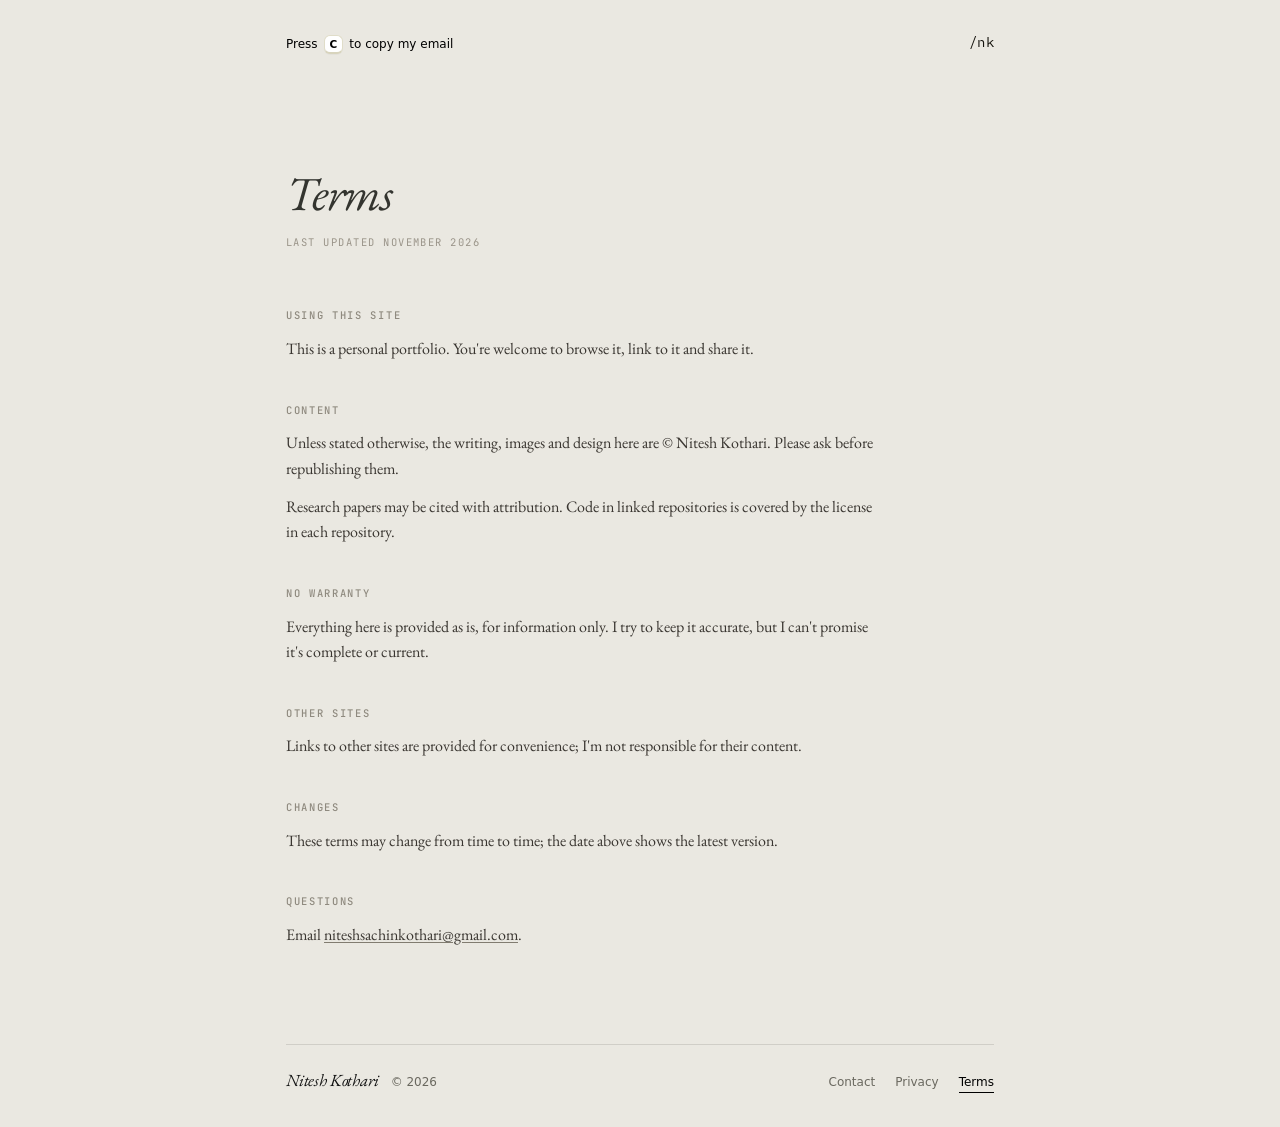
<file: terms.html>
<!DOCTYPE html>
<html lang="en">
<head>
<meta charset="UTF-8">
<meta name="viewport" content="width=device-width, initial-scale=1.0">
<meta name="description" content="Terms for using niteshkothari.com.">
<meta property="og:type" content="website">
<meta property="og:url" content="https://niteshkothari.com/terms.html">
<meta property="og:title" content="Terms — Nitesh Kothari">
<meta property="og:description" content="Terms for using niteshkothari.com.">
<meta property="og:image" content="https://niteshkothari.com/assets/og-image.jpg">
<meta property="og:image:width" content="1200">
<meta property="og:image:height" content="630">
<meta property="og:image:alt" content="Nitesh Kothari at sunset on the water">
<meta property="og:site_name" content="Nitesh Kothari">
<meta property="og:locale" content="en_US">
<meta name="twitter:card" content="summary_large_image">
<meta name="twitter:site" content="@nitkots">
<meta name="twitter:creator" content="@nitkots">
<title>Terms — Nitesh Kothari</title>
<link rel="canonical" href="https://niteshkothari.com/terms.html">
<meta name="author" content="Nitesh Kothari">
<meta name="robots" content="index, follow, max-image-preview:large">
<meta name="theme-color" content="#eae8e1">
<link rel="icon" type="image/png" sizes="48x48" href="assets/favicon-48.png">
<link rel="apple-touch-icon" href="assets/apple-touch-icon.png">
<link rel="icon" type="image/jpeg" href="assets/favicon.jpg">
<link rel="preconnect" href="https://fonts.googleapis.com">
<link href="https://fonts.googleapis.com/css2?family=EB+Garamond:ital,wght@0,400;0,500;0,600;1,400;1,500;1,600&family=JetBrains+Mono:wght@400;500&family=IBM+Plex+Mono:wght@300;400&display=swap" rel="stylesheet">
<link rel="stylesheet" href="assets/transition.css">
<link rel="stylesheet" href="assets/footer.css">
<script>try{if(sessionStorage.getItem('pt-label')!==null){var r=document.documentElement;r.classList.add('pt-entering');requestAnimationFrame(function(){requestAnimationFrame(function(){r.classList.add('pt-go')})})}}catch(e){}</script>
<script src="assets/transition.js" defer></script>
<style>
* { margin: 0; padding: 0; box-sizing: border-box; }
:root {
  --bg: #eae8e1;
  --ink: #15130d;
  --ink-soft: #6a6459;
  --ink-faint: #b6b1a4;
  --hairline: #ece8de;
  --card: #fbf9f3;
  --accent: #a8502c;
  --serif: 'EB Garamond', Georgia, serif;
  --mono: 'JetBrains Mono', ui-monospace, monospace;
  --sans: -apple-system, BlinkMacSystemFont, system-ui, sans-serif;
}
html, body { background: var(--bg); color: var(--ink); }
body { font-family: var(--sans); font-size: 14.5px; line-height: 1.6; -webkit-font-smoothing: antialiased; }
.container { max-width: 780px; margin: 0 auto; padding: 0 36px 140px; }

/* NAV */
nav { padding: 32px 0 0; display: flex; align-items: center; gap: 24px; }
.nav-links { display: flex; gap: 24px; margin-left: auto; }
nav a { text-decoration: none; color: var(--ink); font-size: 13.5px; font-family: var(--sans); padding-bottom: 2px; border-bottom: 1.5px solid transparent; transition: border-color .15s; }
nav a.active { font-weight: 500; border-bottom-color: var(--ink); }
nav a:hover { border-bottom-color: var(--ink); }
nav a.nk-home { font-family: 'IBM Plex Mono', ui-monospace, 'SF Mono', Menlo, monospace; letter-spacing: .02em; }

/* COPY EMAIL (press C) */
.copy-email {
  position: relative;
  display: inline-flex;
  align-items: center;
  gap: 6px;
  font-family: var(--sans);
  font-size: 12px;
  font-weight: 400;
  color: #000;
  cursor: pointer;
  user-select: none;
  background: none;
  border: none;
  padding: 0;
  -webkit-tap-highlight-color: transparent;
}
.copy-email:focus-visible { outline: 2px solid #cfcfae; outline-offset: 4px; border-radius: 4px; }
.copy-email .key {
  display: inline-flex;
  align-items: center;
  justify-content: center;
  min-width: 19px;
  height: 19px;
  padding: 0 5px;
  font-family: var(--sans);
  font-size: 10.5px;
  font-weight: 600;
  color: #000;
  background: #fff;
  border: 1px solid #e0ddc9;
  border-bottom: 2px solid #d8d4bd;
  border-radius: 6px;
  box-shadow: 0 1px 0 rgba(0,0,0,0.03);
  transition: transform 0.15s ease, background 0.25s ease, border-color 0.25s ease, color 0.25s ease;
}
.copy-email:hover .key { border-color: #c9c5ac; }
.copy-email.pressed .key { transform: scale(0.88) translateY(1px); }
.copy-email.copied .key {
  background: #eafcef;
  border-color: #a8e6bb;
  color: #1f9d4c;
}
.copy-email .key svg { width: 11px; height: 11px; display: none; }
.copy-email.copied .key svg { display: block; }
.copy-email.copied .key .key-letter { display: none; }
.copy-email .ce-short { display: none; }

/* INTRO */
.intro { text-align: left; margin: 110px 0 0; max-width: 620px; }
.intro-heading { font-family: var(--serif); font-style: italic; font-weight: 400; font-size: 48px; line-height: 1.12; letter-spacing: -0.025em; color: #33342f; }
.intro-sub { margin-top: 14px; font-family: var(--mono); font-size: 10.5px; letter-spacing: .14em; text-transform: uppercase; color: #9a9489; }

/* LEGAL TEXT */
.legal { margin-top: 56px; max-width: 600px; }
.legal h2 { font-family: var(--mono); font-size: 10.5px; font-weight: 500; letter-spacing: .16em; text-transform: uppercase; color: #8f8a7f; margin: 40px 0 12px; }
.legal h2:first-child { margin-top: 0; }
.legal p, .legal li { font-family: var(--serif); font-size: 16px; line-height: 1.6; color: #3a3631; }
.legal p + p { margin-top: 12px; }
.legal ul { margin: 10px 0 0 20px; }
.legal li + li { margin-top: 6px; }
.legal a { color: inherit; text-decoration: underline; text-decoration-color: #817c70; text-underline-offset: 2px; }
.legal a:hover { text-decoration-color: #000; }

@media (max-width: 640px) {
  .container { padding: 0 22px 60px; }
  .intro { margin-top: 72px; }
  .intro-heading { font-size: clamp(34px, 9vw, 42px); }
  .copy-email .ce-full { display: none; }
  .copy-email .ce-short { display: inline; }
}
</style>
</head>
<body>
<div class="container">

  <nav>
    <button type="button" class="copy-email" id="copy-email" aria-label="Press C to copy email niteshsachinkothari@gmail.com">
      <span class="ce-full">Press</span>
      <span class="key">
        <span class="key-letter">C</span>
        <svg viewBox="0 0 24 24" fill="none" stroke="currentColor" stroke-width="2.4" stroke-linecap="round" stroke-linejoin="round"><rect x="8" y="2" width="8" height="4" rx="1"></rect><path d="M16 4h2a2 2 0 0 1 2 2v14a2 2 0 0 1-2 2H6a2 2 0 0 1-2-2V6a2 2 0 0 1 2-2h2"></path><path d="m9 14 2 2 4-4"></path></svg>
      </span>
      <span class="ce-full">to copy my email</span>
      <span class="ce-short">Copy email</span>
    </button>
    <div class="nav-links">
      <a href="index.html" class="nk-home" aria-label="Home" data-pt-label="nk">/nk</a>
    </div>
  </nav>

  <section class="intro">
    <h1 class="intro-heading">Terms</h1>
    <p class="intro-sub">Last updated November 2026</p>
  </section>

  <section class="legal">
    <h2>Using this site</h2>
    <p>This is a personal portfolio. You're welcome to browse it, link to it and share it.</p>

    <h2>Content</h2>
    <p>Unless stated otherwise, the writing, images and design here are &copy; Nitesh Kothari. Please ask before republishing them.</p>
    <p>Research papers may be cited with attribution. Code in linked repositories is covered by the license in each repository.</p>

    <h2>No warranty</h2>
    <p>Everything here is provided as is, for information only. I try to keep it accurate, but I can't promise it's complete or current.</p>

    <h2>Other sites</h2>
    <p>Links to other sites are provided for convenience; I'm not responsible for their content.</p>

    <h2>Changes</h2>
    <p>These terms may change from time to time; the date above shows the latest version.</p>

    <h2>Questions</h2>
    <p>Email <a href="mailto:niteshsachinkothari@gmail.com">niteshsachinkothari@gmail.com</a>.</p>
  </section>

  <footer class="site-footer">
    <div class="sf-id">
      <a class="sf-brand" href="index.html" data-pt-label="nk">Nitesh Kothari</a>
      <span>&copy; <span class="sf-year">2026</span></span>
    </div>
    <div class="sf-links">
      <a href="mailto:niteshsachinkothari@gmail.com">Contact</a>
      <a href="privacy.html">Privacy</a>
      <a href="terms.html" aria-current="page">Terms</a>
    </div>
    <script>document.querySelectorAll('.sf-year').forEach(function(e){e.textContent=new Date().getFullYear()})</script>
  </footer>

</div>

<script>
(function(){
  var EMAIL = 'niteshsachinkothari@gmail.com';
  var copyBtn = document.getElementById('copy-email');
  if (!copyBtn) return;
  var resetTimer;
  var triggerCopy = function(){
    navigator.clipboard.writeText(EMAIL).then(function(){
      copyBtn.classList.add('pressed');
      setTimeout(function(){ copyBtn.classList.remove('pressed'); }, 150);
      copyBtn.classList.add('copied');
      clearTimeout(resetTimer);
      resetTimer = setTimeout(function(){ copyBtn.classList.remove('copied'); }, 1600);
    });
  };
  copyBtn.addEventListener('click', triggerCopy);
  document.addEventListener('keydown', function(e){
    var tag = (e.target && e.target.tagName || '').toLowerCase();
    if (tag === 'input' || tag === 'textarea' || (e.target && e.target.isContentEditable)) return;
    if (e.metaKey || e.ctrlKey || e.altKey) return;
    if (e.key.toLowerCase() !== 'c') return;
    triggerCopy();
  });
})();
</script>
</body>
</html>
</file>
<file: assets/social-preview.css>
/* Motion adapted from Colin Lienard's Contacts.svelte; see social-preview-LICENSE.txt. */
html.social-previews-ready .link-item .preview-card,
html.social-previews-ready .bio-link-item .preview-card { display: none; }
.social-preview {
  display: block;
  color: inherit;
  text-decoration: none;
  cursor: pointer;
  position: fixed;
  z-index: 200;
  overflow: hidden;
  background: #fff;
  border: 1px solid #e2e2e2;
  border-radius: 10px;
  box-shadow: 0 12px 36px rgba(0, 0, 0, 0.18);
  opacity: 0;
  visibility: hidden;
  pointer-events: none;
  transition: opacity 150ms, visibility 150ms;
}
.social-preview.is-open { opacity: 1; visibility: visible; pointer-events: auto; }
.social-preview:focus-visible { outline: 2px solid #0a66c2; outline-offset: 4px; }
.social-preview.is-moving {
  transition: left 300ms cubic-bezier(.215,.61,.355,1),
    width 300ms cubic-bezier(.215,.61,.355,1),
    height 300ms cubic-bezier(.215,.61,.355,1), opacity 150ms, visibility 150ms;
}
.social-preview .social-preview-content {
  display: block;
  position: absolute;
  top: 0;
  bottom: auto;
  left: 0;
  width: 100%;
  transform: none;
  border: 0;
  border-radius: 0;
  box-shadow: none;
  pointer-events: none;
}
@media (prefers-reduced-motion: reduce) {
  .social-preview, .social-preview.is-moving { transition: none; }
}

/* Minimal GitHub preview. */
.preview-card.github-profile { color: #f0f3f6; background: #0d1117; }
.github-profile-body { display: flex; align-items: center; gap: 10px; padding: 16px; }
.github-profile-avatar { display: block; width: 40px; height: 40px; flex: 0 0 40px; border-radius: 50%; object-fit: cover; }
.github-profile-identity { flex: 1; min-width: 0; }
.github-profile-name { font-size: 13px; font-weight: 600; line-height: 1.4; }
.github-profile-handle { color: #919ba6; font-size: 11px; }
.github-profile-logo { width: 20px; height: 20px; flex: 0 0 20px; color: #919ba6; }
.github-projects { list-style: none; margin: 0 16px; padding: 0 0 8px; border-top: 1px solid #30363d; }
.github-projects li { padding: 9px 0; }
.github-projects li + li { border-top: 1px solid #21262d; }
.github-project-name { display: block; color: #79b8ff; font-size: 12px; font-weight: 500; line-height: 1.4; }
.github-project-description { display: block; margin-top: 2px; color: #919ba6; font-size: 10px; line-height: 1.5; }

.preview-card.profile-preview { font-family: var(--sans); color: #191919; background: #fff; }
.profile-banner { display: block; width: 100%; height: auto; object-fit: cover; }
.linkedin-profile .profile-banner { aspect-ratio: 4 / 1; }
.x-profile .profile-banner { aspect-ratio: 3 / 1; }
.profile-details { position: relative; padding: 42px 16px 18px; }
.profile-avatar { position: absolute; top: -30px; left: 14px; width: 64px; height: 64px; object-fit: cover; border: 3px solid #fff; border-radius: 50%; }
.profile-name { font-size: 16px; font-weight: 650; line-height: 1.4; }
.profile-subtitle { margin-top: 3px; font-size: 11px; line-height: 1.5; color: #606060; }
.profile-cta { position: absolute; right: 14px; top: 10px; padding: 3px 13px; border-radius: 20px; background: #0a66c2; color: #fff; font-size: 11px; font-weight: 600; }
.preview-card.x-profile { background: #000; color: #f3f3f3; }
.x-profile .profile-avatar { border-color: #000; }
.x-profile .profile-subtitle { color: #93999e; }
.x-profile .profile-cta { background: #f3f3f3; color: #111; }
</file>
<file: assets/transition.css>
/* Page transition shared by every page (driven by assets/transition.js).
   Leaving: a huge dark sphere rises from below until it fills the screen and the
   destination's name appears. Arriving: the same sphere, already covering the
   screen at first paint, sinks away to reveal the page.
   Only `transform` and `opacity` animate, so the GPU moves it without repainting. */

.pt-veil,
html.pt-entering::after {
  /* A dome: the top of a huge sphere. Its curved top edge spans the whole screen,
     so the motion stays visible almost the entire time it rises or sinks.
     Covering position: the dome's top sits 35vh above the screen. */
  position: fixed;
  z-index: 9999;
  left: -20vw; top: -35vh;
  width: 140vw; height: 140vh;
  border-radius: 50% 50% 0 0 / 35vh 35vh 0 0;
  background: radial-gradient(ellipse 55% 40% at 38% 40%, #2c2622 0%, #15120f 55%, #0b0a09 100%);
  box-shadow: inset 0 3px 0 rgba(160, 126, 97, 0.35); /* thin bronze rim along the curve */
  pointer-events: none;
  will-change: transform;
  backface-visibility: hidden;
}

/* ---------- leaving ---------- */
.pt-veil {
  transform: translate3d(0, 140vh, 0); /* fully below the screen */
  transition: transform .75s cubic-bezier(.6, 0, .4, 1);
}
.pt-veil.is-covering { transform: translate3d(0, 0, 0); pointer-events: auto; }
.pt-veil.no-anim { transition: none; }

.pt-label {
  position: absolute; left: 50%; top: calc(85vh - 34px); /* above the quote; the pair sits at the screen's centre */
  transform: translate(-50%, -50%);
  font-family: 'IBM Plex Mono', ui-monospace, 'SF Mono', Menlo, monospace;
  font-weight: 300;
  font-size: clamp(16px, 1.6vw, 21px);
  letter-spacing: 0.55em;
  padding-left: 0.55em; /* optically re-centre the tracked letters */
  text-transform: uppercase;
  white-space: nowrap;
  color: #ebe3d4;
  opacity: 0;
  transition: opacity .3s ease;
}
.pt-veil.show-label .pt-label { opacity: 1; }

/* The quote, under the destination's name */
.pt-quote {
  position: absolute; left: 50%; top: calc(85vh + 22px); /* just below the name */
  transform: translateX(-50%);
  width: min(560px, calc(100vw - 48px));
  margin: 0;
  text-align: center;
  opacity: 0;
  transition: opacity .45s ease .12s; /* follows the name in */
}
.pt-veil.show-label .pt-quote { opacity: 1; }
.pt-quote blockquote {
  margin: 0;
  font-family: 'EB Garamond', Georgia, serif;
  font-style: italic;
  font-size: clamp(18px, 2vw, 23px);
  line-height: 1.4;
  color: #d9d1c4;
  text-wrap: balance;
}
.pt-quote figcaption {
  margin-top: 14px;
  font-family: 'IBM Plex Mono', ui-monospace, 'SF Mono', Menlo, monospace;
  font-weight: 300;
  font-size: 10.5px;
  letter-spacing: .2em;
  text-transform: uppercase;
  color: #8f8578;
}
.pt-quote figcaption::before { content: '\2014\00a0'; }

/* ---------- arriving ---------- */
/* Added by a tiny inline script in <head> before first paint, so the new page
   never flashes. The reveal doesn't wait for the page's scripts. */
html.pt-entering::after {
  content: '';
  transform: translate3d(0, 0, 0);
  animation: pt-sink 1s cubic-bezier(.35, 0, .15, 1) .06s forwards paused; /* quick under the edge, then glides */
}
/* Started on the first painted frame (pt-go), so the whole sink is visible. */
html.pt-entering.pt-go::after { animation-play-state: running; }
@keyframes pt-sink {
  to { transform: translate3d(0, 140vh, 0); }
}

@media (prefers-reduced-motion: reduce) {
  .pt-veil { transform: none; opacity: 0; transition: opacity .2s ease; }
  .pt-veil.is-covering { opacity: 1; }
  html.pt-entering::after { animation: pt-fade .25s ease forwards; }
  @keyframes pt-fade { to { opacity: 0; } }
}
</file>
<file: assets/footer.css>
/* Site footer, shared by every page. Quiet, one line on desktop, stacked on phones.
   `.on-sphere` is the homepage version, set in light tones over the dark sphere. */
.site-footer {
  display: flex; flex-wrap: wrap; align-items: baseline; justify-content: space-between; gap: 10px 24px;
  margin-top: 96px;
  padding: 22px 0 34px;
  border-top: 1px solid rgba(51, 52, 47, 0.14);
  font-family: -apple-system, BlinkMacSystemFont, system-ui, sans-serif;
  font-size: 12px;
  line-height: 1.5;
  color: #6a685f;
}
.sf-id { display: flex; align-items: baseline; gap: 12px; }
.sf-brand {
  font-family: 'EB Garamond', Georgia, serif;
  font-style: italic;
  font-size: 17px;
  letter-spacing: -0.01em;
  color: #111;
  text-decoration: none;
}
.sf-links { display: flex; flex-wrap: wrap; gap: 4px 20px; }
.sf-links a {
  color: inherit;
  text-decoration: none;
  padding: 6px 0 1px; /* comfortable touch height */
  border-bottom: 1px solid transparent;
  transition: color .15s, border-color .15s;
}
.sf-links a:hover, .sf-links a:focus-visible { color: #000; border-bottom-color: #817c70; }
.sf-links a[aria-current="page"] { color: #000; border-bottom-color: #000; }

/* Homepage: pinned to the bottom of the sphere screen */
.site-footer.on-sphere {
  position: absolute; z-index: 2; left: 0; right: 0; bottom: 0;
  margin: 0;
  padding: 14px clamp(16px, 4vw, 40px) max(14px, env(safe-area-inset-bottom));
  border-top: 0;
  justify-content: center; /* stays over the dark sphere at any width */
  gap: 4px 28px;
  color: #9a9084;
}
/* The footer ends the page, so the column needs no extra space below it. */
.container:has(> .site-footer) { padding-bottom: 0; }
.site-footer.on-sphere .sf-brand { color: #e6ded2; font-size: 15px; }
.site-footer.on-sphere .sf-links a:hover,
.site-footer.on-sphere .sf-links a:focus-visible { color: #ece4d6; border-bottom-color: rgba(236, 228, 214, 0.5); }

@media (max-width: 640px) {
  .site-footer { flex-direction: column; align-items: flex-start; margin-top: 72px; }
  .site-footer.on-sphere { flex-direction: row; text-align: center; gap: 4px 14px; }
  .site-footer.on-sphere .sf-id { width: 100%; justify-content: center; }
}
</file>
